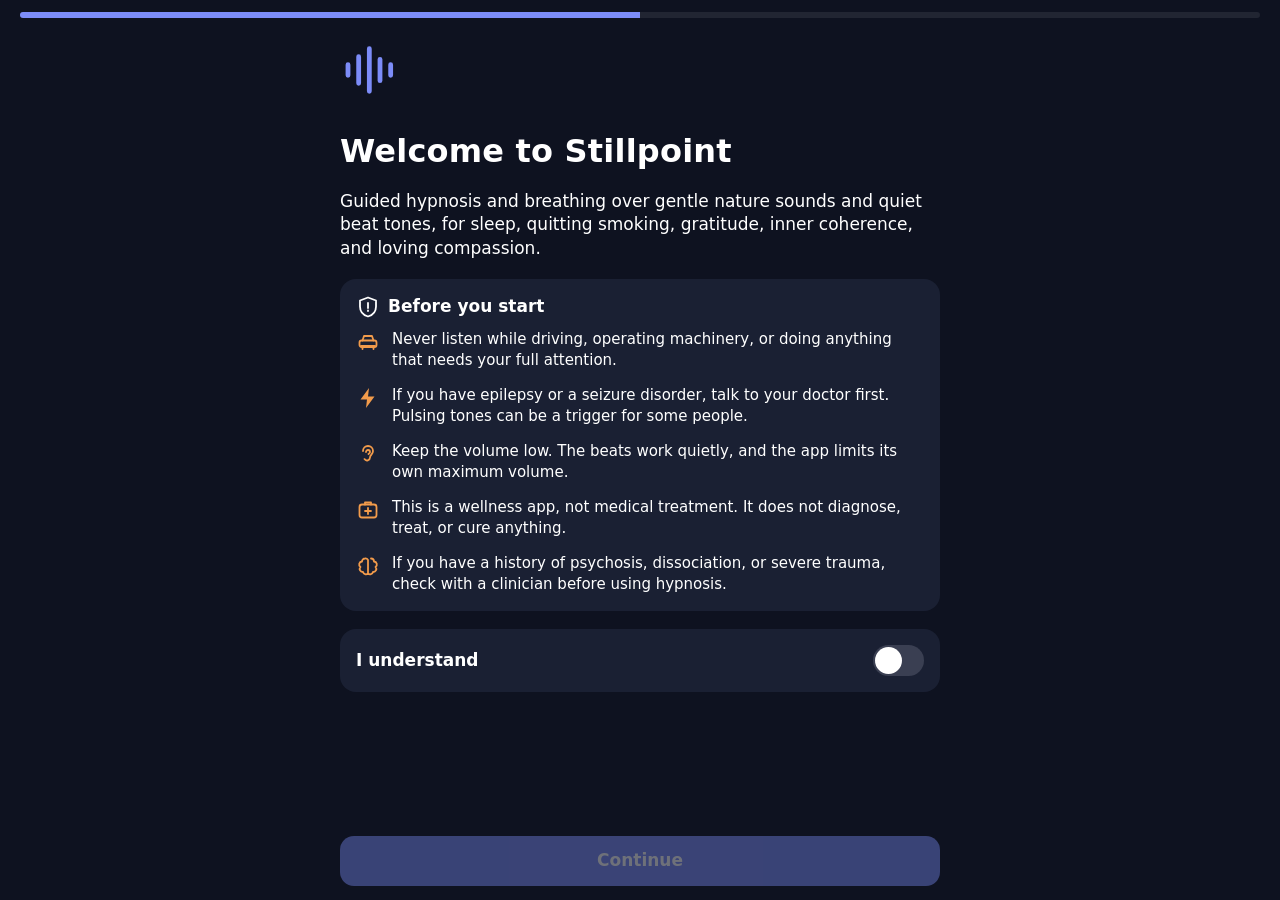
<file: index.html>
<!doctype html>
<html lang="en">
<head>
<meta charset="utf-8">
<meta name="viewport" content="width=device-width, initial-scale=1, viewport-fit=cover">
<meta name="theme-color" content="#0E1220">
<meta name="color-scheme" content="dark">
<meta name="apple-mobile-web-app-capable" content="yes">
<meta name="mobile-web-app-capable" content="yes">
<meta name="apple-mobile-web-app-status-bar-style" content="black-translucent">
<meta name="apple-mobile-web-app-title" content="Stillpoint">
<meta name="description" content="Guided hypnosis and breathing over soft noise and gentle beat tones. Wellness, not treatment.">
<title>Stillpoint</title>
<link rel="manifest" href="manifest.webmanifest">
<link rel="apple-touch-icon" href="icons/icon-180.png">
<link rel="icon" type="image/png" href="icons/icon-192.png">
<link rel="stylesheet" href="css/app.css">
</head>
<body>
<div id="app" aria-live="polite"><p class="boot">Loading…</p></div>
<div id="overlay"></div>
<noscript><p class="boot">Stillpoint needs JavaScript.</p></noscript>
<script type="module" src="js/main.js"></script>
</body>
</html>
</file>
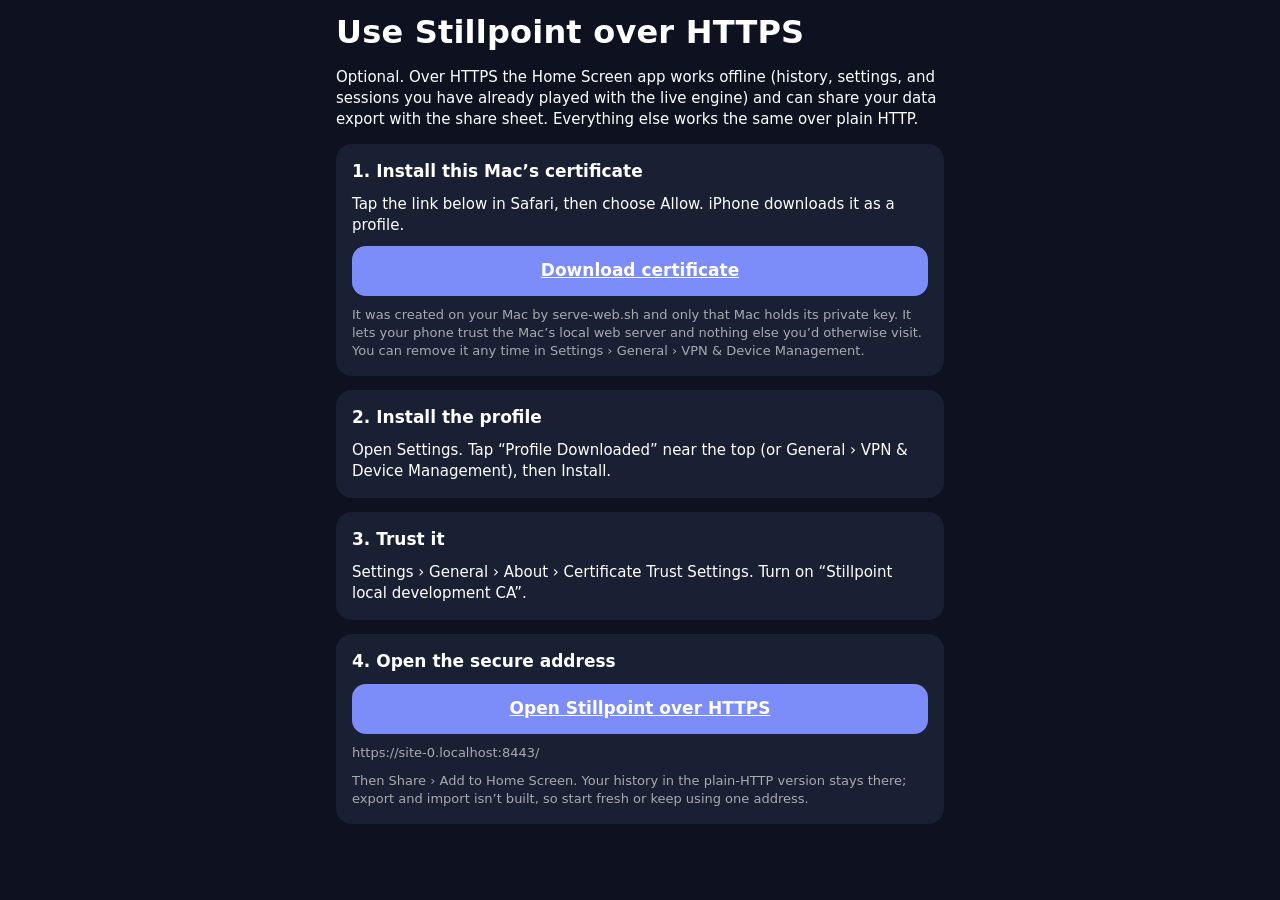
<file: https.html>
<!doctype html>
<html lang="en">
<head>
<meta charset="utf-8">
<meta name="viewport" content="width=device-width, initial-scale=1, viewport-fit=cover">
<meta name="color-scheme" content="dark">
<link rel="icon" type="image/png" href="icons/icon-192.png">
<title>Stillpoint HTTPS setup</title>
<link rel="stylesheet" href="css/app.css">
</head>
<body>
<main class="screen no-tabs"><div class="page">
  <h1 class="large">Use Stillpoint over HTTPS</h1>
  <p class="small">Optional. Over HTTPS the Home Screen app works offline (history, settings, and sessions you have already played with the live engine) and can share your data export with the share sheet. Everything else works the same over plain HTTP.</p>
  <div class="card">
    <h3>1. Install this Mac’s certificate</h3>
    <p class="small">Tap the link below in Safari, then choose Allow. iPhone downloads it as a profile.</p>
    <a class="btn" href="stillpoint-ca.crt">Download certificate</a>
    <p class="caption">It was created on your Mac by serve-web.sh and only that Mac holds its private key. It lets your phone trust the Mac’s local web server and nothing else you’d otherwise visit. You can remove it any time in Settings › General › VPN &amp; Device Management.</p>
  </div>
  <div class="card">
    <h3>2. Install the profile</h3>
    <p class="small">Open Settings. Tap “Profile Downloaded” near the top (or General › VPN &amp; Device Management), then Install.</p>
  </div>
  <div class="card">
    <h3>3. Trust it</h3>
    <p class="small">Settings › General › About › Certificate Trust Settings. Turn on “Stillpoint local development CA”.</p>
  </div>
  <div class="card">
    <h3>4. Open the secure address</h3>
    <a class="btn" id="go" href="#">Open Stillpoint over HTTPS</a>
    <p class="caption" id="addr"></p>
    <p class="caption">Then Share › Add to Home Screen. Your history in the plain-HTTP version stays there; export and import isn’t built, so start fresh or keep using one address.</p>
  </div>
</div></main>
<script>
  const u = `https://${location.hostname}:8443/`;
  document.getElementById('go').href = u;
  document.getElementById('addr').textContent = u;
</script>
</body>
</html>
</file>
<file: css/app.css>
/* Stillpoint web. Mirrors the native theme (HypnosisAppCore/UI/Theme.swift): dark only. */
:root {
  --bg: #0E1220;
  --card: #1A2033;
  --card-2: #232a40;
  --fg: #ffffff;
  --muted: rgba(255, 255, 255, 0.62);
  --faint: rgba(255, 255, 255, 0.08);
  --accent: #7C8CF8;
  --warn: #F5C451;
  --ok: #5BD08A;
  --danger: #FF6B6B;
  --orange: #F29B4B;
  --tint: var(--accent);
  --radius: 16px;
  --gutter: 16px;
  --safe-top: env(safe-area-inset-top, 0px);
  --safe-bottom: env(safe-area-inset-bottom, 0px);
  --tabbar: 58px;
  color-scheme: dark;
}

* { box-sizing: border-box; -webkit-tap-highlight-color: transparent; }
html { -webkit-text-size-adjust: 100%; background: var(--bg); }
body {
  margin: 0; background: var(--bg); color: var(--fg);
  font: 17px/1.4 -apple-system, BlinkMacSystemFont, "SF Pro Text", system-ui, sans-serif;
  overscroll-behavior-y: none;
}
button, input, textarea, select { font: inherit; color: inherit; }
a { color: var(--accent); }
.boot { padding: 40px var(--gutter); color: var(--muted); text-align: center; }
.muted { color: var(--muted); }
.small { font-size: 15px; }
.caption { font-size: 13px; color: var(--muted); }
.warn { color: var(--warn); }
.ok { color: var(--ok); }
.danger { color: var(--danger); }
.hidden { display: none !important; }
.sr-only { position: absolute; width: 1px; height: 1px; overflow: hidden; clip: rect(0 0 0 0); white-space: nowrap; }

/* Layout */
.screen { min-height: 100dvh; padding: calc(var(--safe-top) + 8px) 0 calc(var(--tabbar) + var(--safe-bottom) + 24px); }
.screen.no-tabs { padding-bottom: calc(var(--safe-bottom) + 24px); }
.page { max-width: 640px; margin: 0 auto; padding: 0 var(--gutter); display: flex; flex-direction: column; gap: 14px; }
.topbar { display: flex; align-items: center; gap: 8px; min-height: 44px; }
.topbar .back { text-decoration: none; display: inline-flex; align-items: center; gap: 2px; background: none; border: 0; color: var(--accent); padding: 8px 8px 8px 0; font-size: 17px; }
h1.large { font-size: 32px; line-height: 1.15; margin: 6px 0 2px; font-weight: 700; letter-spacing: 0.2px; }
h2 { font-size: 20px; margin: 8px 0 0; }
h3 { font-size: 17px; margin: 0; }
p { margin: 0; }

.card { background: var(--card); border-radius: var(--radius); padding: 16px; display: flex; flex-direction: column; gap: 10px; }
.card > h3 { display: flex; align-items: center; gap: 8px; }
.row { display: flex; align-items: center; gap: 14px; }
.rowcard {
  display: flex; align-items: center; gap: 14px; width: 100%; text-align: left; background: var(--card);
  border: 0; border-radius: var(--radius); padding: 14px; color: var(--fg); text-decoration: none; cursor: pointer;
}
.rowcard:active, .btn:active { opacity: 0.75; }
.rowcard .grow, .grow { flex: 1; min-width: 0; }
.rowcard .title { font-weight: 600; }
.rowcard .sub { color: var(--muted); font-size: 15px; }
.chev { color: var(--muted); flex: none; }
.icon-tile { width: 52px; height: 52px; border-radius: 14px; display: grid; place-items: center; flex: none; }
.icon-tile.sm { width: 40px; height: 40px; border-radius: 10px; }
.icon { width: 24px; height: 24px; flex: none; }
.icon.lg { width: 30px; height: 30px; }
.icon.xl { width: 38px; height: 38px; }

/* Buttons */
.btn {
  display: inline-flex; align-items: center; justify-content: center; gap: 8px; min-height: 50px; padding: 0 18px;
  border: 0; border-radius: 14px; background: var(--tint); color: #fff; font-weight: 600; width: 100%; cursor: pointer;
}
.btn.secondary { background: var(--card-2); }
.btn.ghost { background: transparent; color: var(--accent); min-height: 44px; }
.btn.danger { background: transparent; color: var(--danger); justify-content: flex-start; padding: 0; min-height: 44px; }
.btn.link { background: none; color: var(--accent); padding: 0; min-height: 44px; justify-content: flex-start; width: auto; font-weight: 500; }
.btn[disabled] { opacity: 0.4; }
.pill { display: inline-flex; align-items: center; gap: 6px; padding: 8px 14px; border-radius: 999px; border: 0; background: var(--faint); color: var(--fg); font-size: 15px; cursor: pointer; }
.pill.on { background: var(--tint); }
.pill.yes.on { background: #2f8a55; }
.pill.no.on { background: #b56a26; }

/* Rescue button */
.rescue { background: linear-gradient(180deg, var(--tint), color-mix(in srgb, var(--tint) 70%, #000)); color: #fff; padding: 16px; }
.rescue .sub { color: rgba(255, 255, 255, 0.85); }

/* Segmented control */
.seg { display: flex; background: var(--faint); border-radius: 10px; padding: 2px; gap: 2px; }
.seg button { flex: 1; min-height: 34px; border: 0; border-radius: 8px; background: transparent; font-size: 14px; padding: 4px 2px; }
.seg button.on { background: #5b627a; font-weight: 600; }

/* Toggle */
.toggle { display: flex; align-items: center; gap: 12px; cursor: pointer; }
.toggle input { position: absolute; opacity: 0; width: 1px; height: 1px; }
.toggle .track { margin-left: auto; width: 51px; height: 31px; border-radius: 16px; background: #3a3f52; position: relative; flex: none; transition: background 0.15s; }
.toggle .track::after { content: ""; position: absolute; top: 2px; left: 2px; width: 27px; height: 27px; border-radius: 50%; background: #fff; transition: transform 0.15s; }
.toggle input:checked + .track { background: var(--ok); }
.toggle input:checked + .track::after { transform: translateX(20px); }
.toggle input:focus-visible + .track { outline: 2px solid var(--accent); outline-offset: 2px; }

/* Rating */
.rating .nums { display: grid; grid-template-columns: repeat(11, 1fr); gap: 4px; }
.rating .nums button { min-height: 44px; border: 0; border-radius: 8px; background: var(--faint); font-variant-numeric: tabular-nums; font-size: 15px; padding: 0; }
.rating.compact .nums button { min-height: 36px; }
.rating .nums button.on { background: var(--tint); font-weight: 700; }
.rating .ends { display: flex; justify-content: space-between; gap: 12px; font-size: 13px; color: var(--muted); }

/* Slider */
.vol { display: flex; align-items: center; gap: 12px; }
input[type=range] { flex: 1; accent-color: var(--accent); height: 28px; }

textarea { width: 100%; min-height: 76px; border-radius: 10px; border: 1px solid #3a3f52; background: #10141f; padding: 10px; resize: vertical; }

ul.bullets { margin: 0; padding-left: 20px; display: flex; flex-direction: column; gap: 6px; }
.safety { display: flex; flex-direction: column; gap: 14px; }
.safety .item { display: flex; gap: 12px; align-items: flex-start; }
.safety .icon { color: var(--orange); margin-top: 1px; }
.note { display: flex; gap: 8px; align-items: flex-start; font-size: 14px; }
.note .icon { width: 18px; height: 18px; margin-top: 1px; }
.note.warn { color: var(--warn); }
.note.ok { color: var(--ok); }
.progress { height: 6px; border-radius: 3px; background: var(--faint); overflow: hidden; }
.progress > div { height: 100%; background: var(--accent); }
.stats { display: grid; grid-template-columns: repeat(3, 1fr); gap: 12px; }
.stats .card { align-items: center; gap: 2px; padding: 12px 6px; }
.stats .v { font-size: 22px; font-weight: 700; font-variant-numeric: tabular-nums; }
.mono { font-variant-numeric: tabular-nums; }

/* Tab bar */
.tabbar {
  position: fixed; left: 0; right: 0; bottom: 0; z-index: 5; display: flex; justify-content: space-around;
  padding: 6px 8px calc(var(--safe-bottom) + 4px); background: rgba(14, 18, 32, 0.92);
  -webkit-backdrop-filter: blur(18px); backdrop-filter: blur(18px); border-top: 1px solid rgba(255, 255, 255, 0.06);
}
.tabbar a { flex: 1; display: flex; flex-direction: column; align-items: center; gap: 2px; font-size: 11px; color: var(--muted); text-decoration: none; padding: 4px 0; min-height: 44px; }
.tabbar a.on { color: var(--accent); }

/* Sheets and the player */
#overlay:empty { display: none; }
.sheet-wrap { position: fixed; inset: 0; z-index: 20; background: rgba(0, 0, 0, 0.5); display: flex; align-items: flex-end; justify-content: center; }
.sheet {
  width: 100%; max-width: 640px; max-height: calc(100dvh - var(--safe-top) - 24px); overflow-y: auto; -webkit-overflow-scrolling: touch;
  background: var(--bg); border-radius: 18px 18px 0 0; padding: 8px var(--gutter) calc(var(--safe-bottom) + 20px);
  display: flex; flex-direction: column; gap: 14px; animation: up 0.22s ease-out;
}
.sheet .sheet-head { position: sticky; top: -8px; z-index: 1; background: var(--bg); display: flex; align-items: center; justify-content: space-between; min-height: 48px; margin: 0 calc(-1 * var(--gutter)); padding: 0 var(--gutter); }
.sheet .sheet-head h2 { margin: 0; font-size: 17px; }
.sheet .sheet-head button { background: none; border: 0; color: var(--accent); font-size: 17px; min-width: 60px; min-height: 44px; }
.sheet .sheet-head button:last-child { text-align: right; }
@keyframes up { from { transform: translateY(40px); opacity: 0; } to { transform: none; opacity: 1; } }

.player {
  position: fixed; inset: 0; z-index: 10; overflow-y: auto;
  background: linear-gradient(180deg, color-mix(in srgb, var(--tint) 28%, var(--bg)) 0%, var(--bg) 50%);
  padding: calc(var(--safe-top) + 12px) 24px calc(var(--safe-bottom) + 20px);
  display: flex; flex-direction: column; align-items: center; gap: 18px;
}
.player .inner { width: 100%; max-width: 480px; display: flex; flex-direction: column; align-items: center; gap: 18px; min-height: 100%; }
.player .top { width: 100%; display: flex; justify-content: space-between; align-items: center; font-size: 13px; color: var(--muted); gap: 8px; }
.player .top .mod { color: var(--tint); display: inline-flex; align-items: center; gap: 4px; }
.player .top span { display: inline-flex; align-items: center; gap: 4px; }
.player .top .icon { width: 16px; height: 16px; }
.ring { position: relative; width: min(280px, 72vw); aspect-ratio: 1; margin-top: 8px; }
.ring svg { width: 100%; height: 100%; transform: rotate(-90deg); }
.ring .center { position: absolute; inset: 0; display: flex; flex-direction: column; align-items: center; justify-content: center; text-align: center; padding: 28px; gap: 4px; }
.ring .phase { font-size: 19px; font-weight: 500; }
.ring .time { font-size: 42px; font-weight: 300; font-variant-numeric: tabular-nums; }
.player .title { font-size: 24px; font-weight: 700; text-align: center; }
.player .notice { font-size: 14px; text-align: center; color: var(--warn); }
.player .notice.info { color: var(--muted); }
.controls { display: flex; align-items: center; justify-content: center; gap: 44px; margin-top: auto; }
.controls button { border: 0; border-radius: 50%; display: grid; place-items: center; color: #fff; cursor: pointer; }
.controls .stop { width: 60px; height: 60px; background: rgba(255, 255, 255, 0.1); }
.controls .play { width: 84px; height: 84px; background: var(--tint); }
.controls .spacer { width: 60px; height: 60px; }
.player .opts { width: 100%; display: flex; flex-direction: column; gap: 10px; }
.player .card { width: 100%; }

.dialog { position: fixed; inset: 0; z-index: 30; background: rgba(0, 0, 0, 0.55); display: flex; align-items: flex-end; justify-content: center; padding: 12px 12px calc(var(--safe-bottom) + 12px); }
.dialog .box { width: 100%; max-width: 420px; display: flex; flex-direction: column; gap: 8px; animation: up 0.18s ease-out; }
.dialog .msg { background: #2a2f42; border-radius: 14px; padding: 16px; text-align: center; display: flex; flex-direction: column; gap: 6px; }
.dialog .msg strong { font-size: 15px; }
.dialog .btn { background: #2a2f42; color: var(--accent); }
.dialog .btn.destructive { color: var(--danger); }
.dialog .btn.cancel { font-weight: 700; }

/* Chart */
.chart svg { width: 100%; height: 180px; display: block; }
.chart .legend { display: flex; gap: 16px; font-size: 13px; color: var(--muted); }
.chart .legend span { display: inline-flex; align-items: center; gap: 6px; }
.chart .swatch { width: 10px; height: 10px; border-radius: 50%; display: inline-block; }

.onboard { display: flex; flex-direction: column; min-height: 100dvh; padding-top: var(--safe-top); }
.onboard .bar { padding: 12px 20px 0; }
.onboard .body { flex: 1; padding: 20px; max-width: 640px; width: 100%; margin: 0 auto; display: flex; flex-direction: column; gap: 18px; }
.onboard .foot { position: sticky; bottom: 0; display: flex; gap: 12px; align-items: center; padding: 14px 20px calc(var(--safe-bottom) + 14px); background: linear-gradient(transparent, var(--bg) 30%); max-width: 640px; width: 100%; margin: 0 auto; }
.onboard .foot .btn.ghost { width: auto; }
.hero-icon { color: var(--accent); }
.hero-icon .icon { width: 64px; height: 64px; }

@media (prefers-reduced-motion: reduce) { * { animation: none !important; transition: none !important; } }
@media (min-width: 700px) { .sheet { border-radius: 18px; margin-bottom: 24px; } .sheet-wrap { align-items: center; } }
.toggle .caption { display: block; line-height: 1.35; margin-top: 2px; }
</file>
